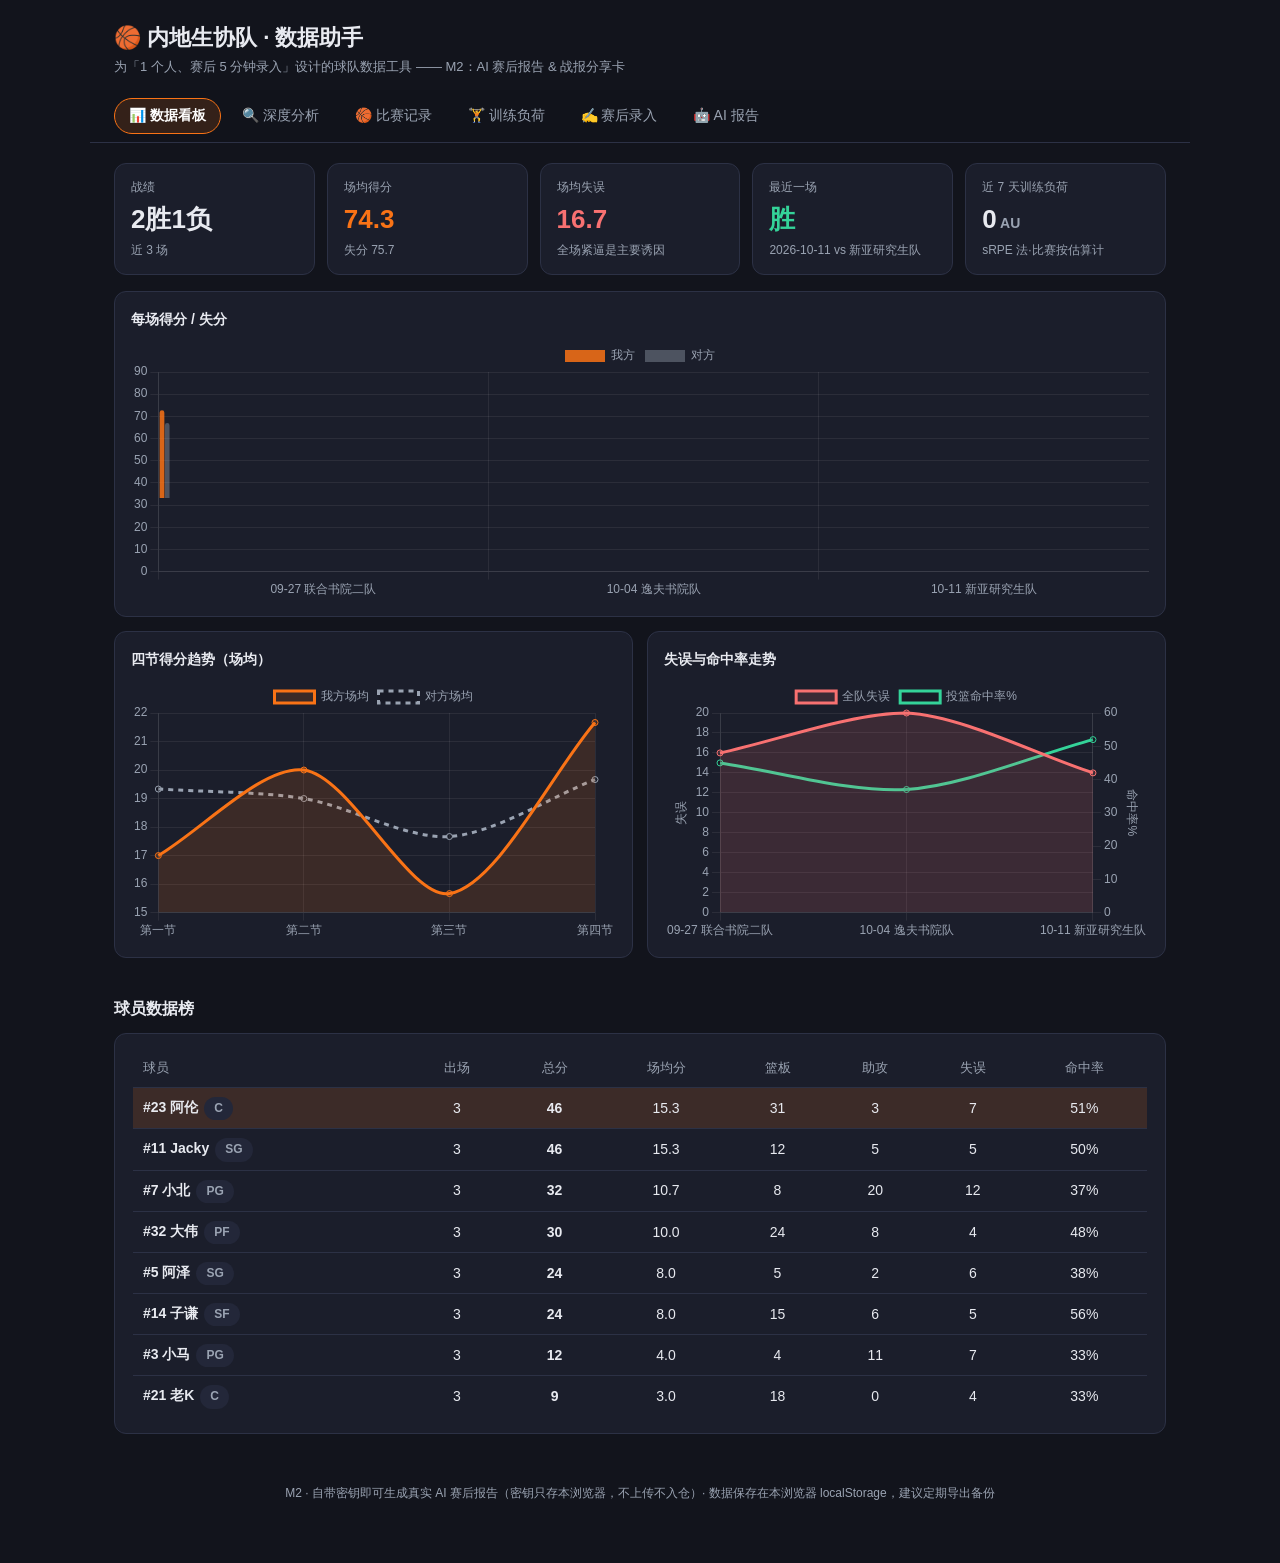
<file: index.html>
<!DOCTYPE html>
<html lang="zh-CN">
<head>
  <meta charset="UTF-8">
  <meta name="viewport" content="width=device-width, initial-scale=1.0">
  <title>篮球队数据助手 · AI 赛后分析</title>
  <link rel="stylesheet" href="css/style.css">
  <link rel="icon" href="data:image/svg+xml,<svg xmlns='http://www.w3.org/2000/svg' viewBox='0 0 100 100'><text y='.9em' font-size='90'>🏀</text></svg>">
</head>
<body>
  <header class="topbar">
    <div class="brand">🏀 内地生协队 · 数据助手</div>
    <div class="tagline">为「1 个人、赛后 5 分钟录入」设计的球队数据工具 —— M2：AI 赛后报告 &amp; 战报分享卡</div>
  </header>

  <nav class="tabs" id="tabs">
    <button class="tab active" data-tab="dashboard">📊 数据看板</button>
    <button class="tab" data-tab="deep">🔍 深度分析</button>
    <button class="tab" data-tab="games">🏀 比赛记录</button>
    <button class="tab" data-tab="training">🏋️ 训练负荷</button>
    <button class="tab" data-tab="entry">✍️ 赛后录入</button>
    <button class="tab" data-tab="report">🤖 AI 报告</button>
  </nav>

  <main id="main">
    <!-- 各 tab 内容由 app.js 渲染 -->
  </main>

  <footer class="footer">
    M2 · 自带密钥即可生成真实 AI 赛后报告（密钥只存本浏览器，不上传不入仓）· 数据保存在本浏览器 localStorage，建议定期导出备份
  </footer>

  <script src="js/chart.umd.js"></script>
  <script src="js/qrcode.js"></script>
  <script src="js/data.js"></script>
  <script src="js/app.js"></script>
</body>
</html>
</file>
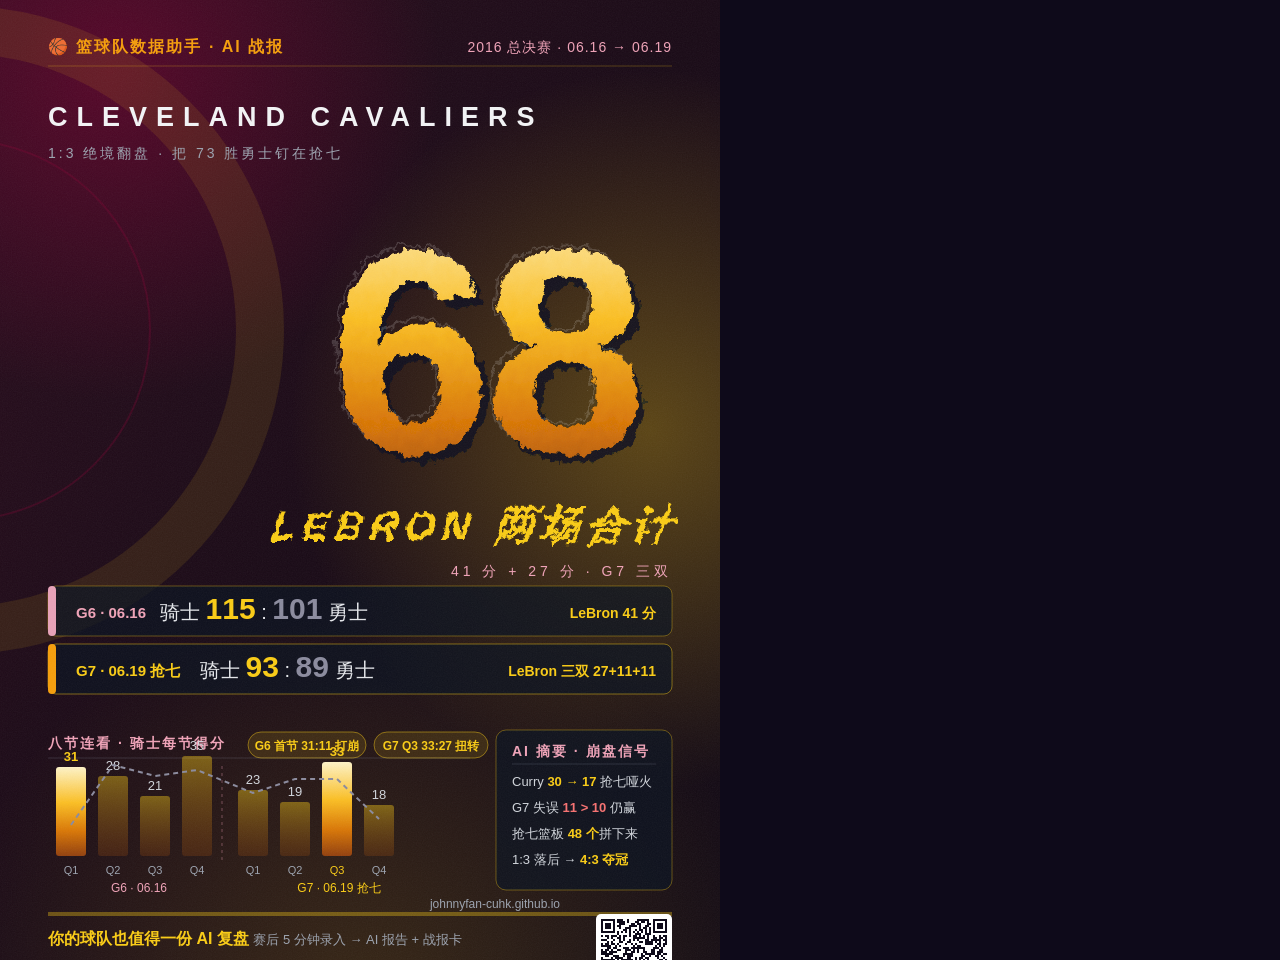
<file: marketing/poster_g67.html>
<!DOCTYPE html>
<html lang="zh">
<head>
<meta charset="UTF-8">
<title>poster · g6g7 v1 (ESPN compare)</title>
<style>html,body{margin:0;padding:0;background:#0e0a1a}svg{display:block}</style>
</head>
<body>
<svg width="720" height="960" viewBox="0 0 720 960" xmlns="http://www.w3.org/2000/svg" font-family="'Microsoft YaHei','Segoe UI',sans-serif">
  <defs>
    <linearGradient id="bg" x1="0" y1="0" x2="1" y2="1">
      <stop offset="0" stop-color="#2c0d1e"/><stop offset=".5" stop-color="#190a16"/><stop offset="1" stop-color="#120a14"/>
    </linearGradient>
    <linearGradient id="gold" x1="0" y1="0" x2="0" y2="1">
      <stop offset="0" stop-color="#fef3c7"/><stop offset=".4" stop-color="#fbbf24"/><stop offset=".72" stop-color="#d97706"/><stop offset="1" stop-color="#92400e"/>
    </linearGradient>
    <linearGradient id="goldDim" x1="0" y1="0" x2="0" y2="1">
      <stop offset="0" stop-color="rgba(250,204,21,.42)"/><stop offset="1" stop-color="rgba(180,83,9,.22)"/>
    </linearGradient>
    <radialGradient id="glowP" cx=".5" cy=".5" r=".5">
      <stop offset="0" stop-color="rgba(142,0,56,.45)"/><stop offset="1" stop-color="rgba(142,0,56,0)"/>
    </radialGradient>
    <radialGradient id="glowG" cx=".5" cy=".5" r=".5">
      <stop offset="0" stop-color="rgba(250,204,21,.30)"/><stop offset="1" stop-color="rgba(250,204,21,0)"/>
    </radialGradient>
    <filter id="brush" x="-15%" y="-15%" width="130%" height="130%">
      <feTurbulence type="fractalNoise" baseFrequency="0.11 0.08" numOctaves="3" seed="9" result="t"/>
      <feDisplacementMap in="SourceGraphic" in2="t" scale="13" xChannelSelector="R" yChannelSelector="G"/>
    </filter>
    <filter id="brushSoft" x="-15%" y="-15%" width="130%" height="130%">
      <feTurbulence type="fractalNoise" baseFrequency="0.14 0.1" numOctaves="2" seed="4" result="t"/>
      <feDisplacementMap in="SourceGraphic" in2="t" scale="9" xChannelSelector="R" yChannelSelector="G"/>
    </filter>
    <filter id="grain">
      <feTurbulence type="fractalNoise" baseFrequency="0.8" numOctaves="2"/>
      <feColorMatrix type="saturate" values="0"/>
    </filter>
  </defs>

  <rect width="720" height="960" fill="url(#bg)"/>
  <circle cx="110" cy="70" r="330" fill="url(#glowP)"/>
  <circle cx="650" cy="430" r="360" fill="url(#glowG)"/>
  <circle cx="360" cy="1010" r="420" fill="url(#glowG)" opacity=".5"/>
  <circle cx="-40" cy="330" r="300" fill="none" stroke="rgba(250,204,21,.10)" stroke-width="48"/>
  <circle cx="-40" cy="330" r="190" fill="none" stroke="rgba(142,0,56,.28)" stroke-width="2"/>

  <text x="48" y="52" font-size="16" font-weight="700" fill="#f59e0b" letter-spacing="2">🏀 篮球队数据助手 · AI 战报</text>
  <text x="672" y="52" font-size="14" fill="#f0a3b8" letter-spacing="1" text-anchor="end">2016 总决赛 · 06.16 → 06.19</text>
  <line x1="48" y1="66" x2="672" y2="66" stroke="rgba(250,204,21,.25)" stroke-width="1"/>

  <text x="48" y="126" font-size="27" fill="#f3f4f6" letter-spacing="9" font-weight="600">CLEVELAND CAVALIERS</text>
  <text x="48" y="158" font-size="14" fill="#9ca3af" letter-spacing="3">1:3 绝境翻盘 · 把 73 胜勇士钉在抢七</text>

  <g filter="url(#brush)">
    <text x="330" y="452" font-size="290" font-weight="900" letter-spacing="-6" fill="rgba(11,18,32,.85)" transform="translate(7 8)">68</text>
    <text x="330" y="452" font-size="290" font-weight="900" letter-spacing="-6" fill="none" stroke="rgba(255,255,255,.16)" stroke-width="2" transform="translate(-4 -4)">68</text>
    <text x="330" y="452" font-size="290" font-weight="900" letter-spacing="-6" fill="url(#gold)">68</text>
  </g>
  <g filter="url(#brushSoft)">
    <text x="270" y="540" font-size="40" font-style="italic" font-weight="900" letter-spacing="6" fill="#facc15" transform="skewX(-8)" transform-origin="270 540">LEBRON 两场合计</text>
  </g>
  <text x="672" y="576" font-size="14" fill="#f0a3b8" letter-spacing="4" text-anchor="end">41 分 + 27 分 · G7 三双</text>

  <!-- 两条比分条 -->
  <g>
    <rect x="48" y="586" width="624" height="50" rx="8" fill="rgba(11,18,32,.72)" stroke="rgba(250,204,21,.35)"/>
    <rect x="48" y="586" width="8" height="50" rx="4" fill="#e8a2b8"/>
    <text x="76" y="618" font-size="15" fill="#f0a3b8" font-weight="700">G6 · 06.16</text>
    <text x="160" y="619" font-size="20" fill="#e5e7eb">骑士 <tspan font-size="30" font-weight="900" fill="#facc15">115</tspan> : <tspan font-size="30" font-weight="900" fill="#8b8b9e">101</tspan> 勇士</text>
    <text x="656" y="618" font-size="14" fill="#facc15" text-anchor="end" font-weight="700">LeBron 41 分</text>
  </g>
  <g>
    <rect x="48" y="644" width="624" height="50" rx="8" fill="rgba(11,18,32,.72)" stroke="rgba(250,204,21,.45)"/>
    <rect x="48" y="644" width="8" height="50" rx="4" fill="#f59e0b"/>
    <text x="76" y="676" font-size="15" fill="#facc15" font-weight="700">G7 · 06.19 抢七</text>
    <text x="200" y="677" font-size="20" fill="#e5e7eb">骑士 <tspan font-size="30" font-weight="900" fill="#facc15">93</tspan> : <tspan font-size="30" font-weight="900" fill="#8b8b9e">89</tspan> 勇士</text>
    <text x="656" y="676" font-size="14" fill="#facc15" text-anchor="end" font-weight="700">LeBron 三双 27+11+11</text>
  </g>

  <!-- 左：8 节走势（G6|G7） -->
  <g>
    <text x="48" y="748" font-size="14" font-weight="700" fill="#f0a3b8" letter-spacing="2">八节连看 · 骑士每节得分</text>
    <rect x="248" y="732" width="118" height="26" rx="13" fill="rgba(250,204,21,.12)" stroke="rgba(250,204,21,.45)"/>
    <text x="307" y="750" font-size="12" font-weight="700" fill="#facc15" text-anchor="middle">G6 首节 31:11 打崩</text>
    <rect x="374" y="732" width="114" height="26" rx="13" fill="rgba(250,204,21,.12)" stroke="rgba(250,204,21,.45)"/>
    <text x="431" y="750" font-size="12" font-weight="700" fill="#facc15" text-anchor="middle">G7 Q3 33:27 扭转</text>
    <line x1="48" y1="758" x2="470" y2="758" stroke="rgba(148,163,184,.2)"/>
    <g>
      <rect x="56"  y="767" width="30" height="89"  rx="3" fill="url(#gold)"/>
      <rect x="98"  y="776" width="30" height="80"  rx="3" fill="url(#goldDim)"/>
      <rect x="140" y="796" width="30" height="60"  rx="3" fill="url(#goldDim)"/>
      <rect x="182" y="756" width="30" height="100" rx="3" fill="url(#goldDim)"/>
      <rect x="238" y="790" width="30" height="66"  rx="3" fill="url(#goldDim)"/>
      <rect x="280" y="802" width="30" height="54"  rx="3" fill="url(#goldDim)"/>
      <rect x="322" y="762" width="30" height="94"  rx="3" fill="url(#gold)"/>
      <rect x="364" y="805" width="30" height="51"  rx="3" fill="url(#goldDim)"/>
    </g>
    <text x="71"  y="761" font-size="13" font-weight="700" fill="#facc15" text-anchor="middle">31</text>
    <text x="113" y="770" font-size="13" fill="#d1d5db" text-anchor="middle">28</text>
    <text x="155" y="790" font-size="13" fill="#d1d5db" text-anchor="middle">21</text>
    <text x="197" y="750" font-size="13" fill="#d1d5db" text-anchor="middle">35</text>
    <text x="253" y="784" font-size="13" fill="#d1d5db" text-anchor="middle">23</text>
    <text x="295" y="796" font-size="13" fill="#d1d5db" text-anchor="middle">19</text>
    <text x="337" y="756" font-size="13" font-weight="700" fill="#facc15" text-anchor="middle">33</text>
    <text x="379" y="799" font-size="13" fill="#d1d5db" text-anchor="middle">18</text>
    <polyline points="71,825 113,765 155,776 197,770 253,793 295,779 337,779 379,819" fill="none" stroke="#8b8b9e" stroke-width="2" stroke-dasharray="5 4"/>
    <line x1="222" y1="766" x2="222" y2="860" stroke="rgba(240,163,184,.4)" stroke-dasharray="3 4"/>
    <text x="71" y="874" font-size="11" fill="#9ca3af" text-anchor="middle">Q1</text>
    <text x="113" y="874" font-size="11" fill="#9ca3af" text-anchor="middle">Q2</text>
    <text x="155" y="874" font-size="11" fill="#9ca3af" text-anchor="middle">Q3</text>
    <text x="197" y="874" font-size="11" fill="#9ca3af" text-anchor="middle">Q4</text>
    <text x="253" y="874" font-size="11" fill="#9ca3af" text-anchor="middle">Q1</text>
    <text x="295" y="874" font-size="11" fill="#9ca3af" text-anchor="middle">Q2</text>
    <text x="337" y="874" font-size="11" fill="#facc15" text-anchor="middle">Q3</text>
    <text x="379" y="874" font-size="11" fill="#9ca3af" text-anchor="middle">Q4</text>
    <text x="139" y="892" font-size="12" fill="#f0a3b8" text-anchor="middle">G6 · 06.16</text>
    <text x="339" y="892" font-size="12" fill="#facc15" text-anchor="middle">G7 · 06.19 抢七</text>
    <text x="71" y="761" font-size="13" fill="none"/>
  </g>

  <!-- 右：崩盘信号侧栏 -->
  <g>
    <rect x="496" y="730" width="176" height="160" rx="10" fill="rgba(11,18,32,.72)" stroke="rgba(250,204,21,.35)"/>
    <text x="512" y="756" font-size="14" font-weight="700" fill="#f0a3b8" letter-spacing="2">AI 摘要 · 崩盘信号</text>
    <line x1="512" y1="764" x2="656" y2="764" stroke="rgba(148,163,184,.2)"/>
    <text x="512" y="786" font-size="13" fill="#d1d5db">Curry <tspan fill="#facc15" font-weight="700">30 → 17</tspan> 抢七哑火</text>
    <text x="512" y="812" font-size="13" fill="#d1d5db">G7 失误 <tspan fill="#f87171" font-weight="700">11 &gt; 10</tspan> 仍赢</text>
    <text x="512" y="838" font-size="13" fill="#d1d5db">抢七篮板 <tspan fill="#facc15" font-weight="700">48 个</tspan>拼下来</text>
    <text x="512" y="864" font-size="13" fill="#d1d5db">1:3 落后 → <tspan fill="#facc15" font-weight="700">4:3 夺冠</tspan></text>
  </g>

  <g>
    <rect x="48" y="912" width="624" height="4" fill="rgba(250,204,21,.35)"/>
    <text x="48" y="944" font-size="16" font-weight="700" fill="#facc15">你的球队也值得一份 AI 复盘 <tspan fill="#9ca3af" font-size="13" font-weight="400">赛后 5 分钟录入 → AI 报告 + 战报卡</tspan></text>
    <text x="560" y="908" font-size="12" fill="#9ca3af" text-anchor="end">johnnyfan-cuhk.github.io</text>
  </g>

  <rect width="720" height="960" filter="url(#grain)" opacity="0.06"/>
</svg>

<script src="../js/qrcode.js"></script>
<script>
  const qr = qrcode(0, 'M');
  qr.addData('https://johnnyfan-cuhk.github.io/basketball-stats-agent/');
  qr.make();
  const n = qr.getModuleCount();
  const s = 2;
  const svg = document.querySelector('svg');
  const g = document.createElementNS('http://www.w3.org/2000/svg', 'g');
  const bg = document.createElementNS('http://www.w3.org/2000/svg', 'rect');
  bg.setAttribute('x', 596); bg.setAttribute('y', 914);
  bg.setAttribute('width', n * s + 10); bg.setAttribute('height', n * s + 10);
  bg.setAttribute('rx', 5); bg.setAttribute('fill', '#ffffff');
  g.appendChild(bg);
  for (let r = 0; r < n; r++) for (let c = 0; c < n; c++) {
    if (!qr.isDark(r, c)) continue;
    const dot = document.createElementNS('http://www.w3.org/2000/svg', 'rect');
    dot.setAttribute('x', 596 + 5 + c * s); dot.setAttribute('y', 914 + 5 + r * s);
    dot.setAttribute('width', s); dot.setAttribute('height', s); dot.setAttribute('fill', '#0e0a1a');
    g.appendChild(dot);
  }
  svg.appendChild(g);
</script>
</body>
</html>
</file>
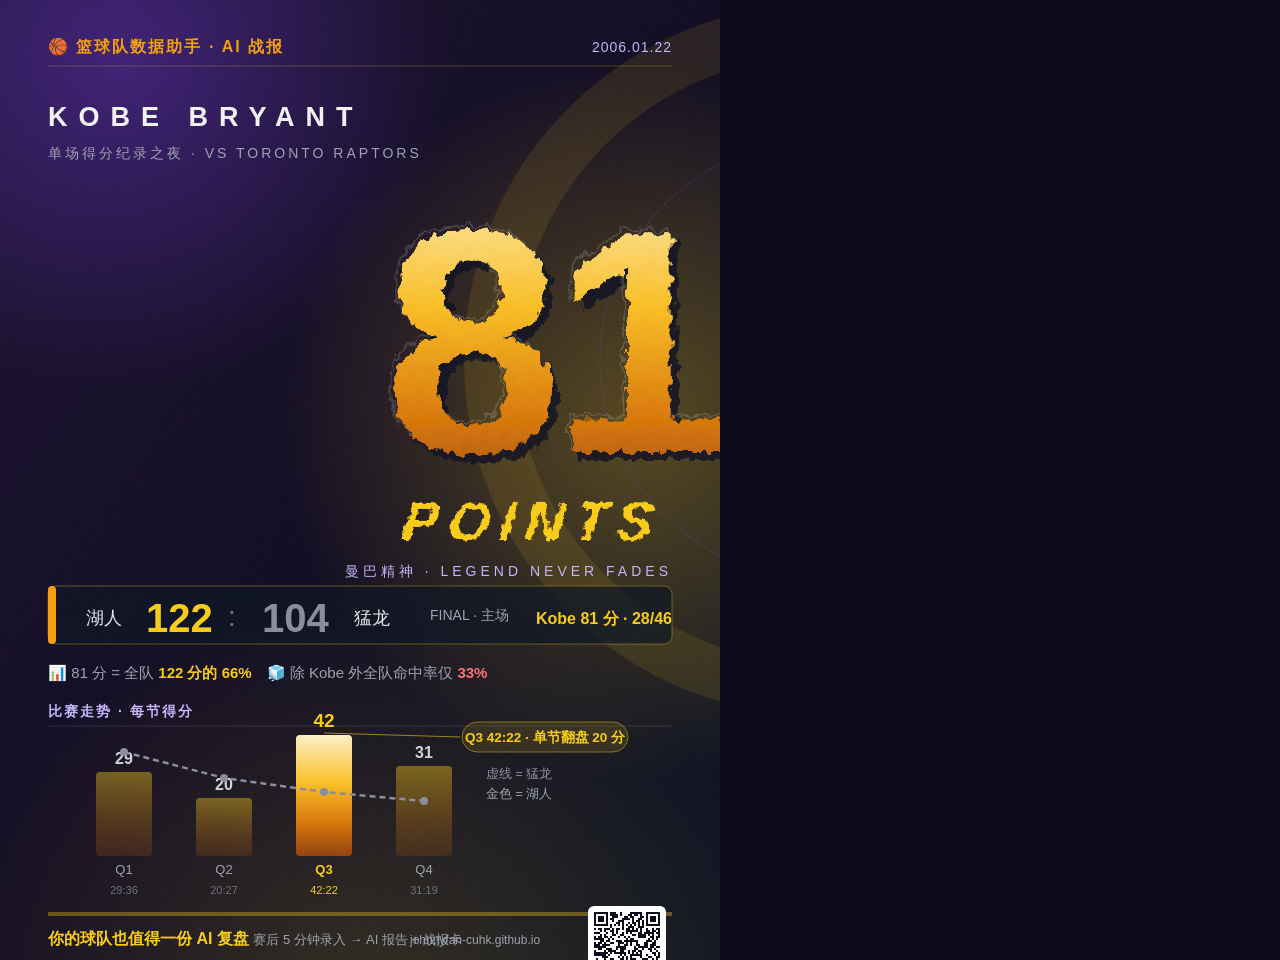
<file: marketing/poster_kobe81.html>
<!DOCTYPE html>
<html lang="zh">
<head>
<meta charset="UTF-8">
<title>poster · kobe81 v2 (ESPN data style)</title>
<style>html,body{margin:0;padding:0;background:#0e0a1a}svg{display:block}</style>
</head>
<body>
<svg width="720" height="960" viewBox="0 0 720 960" xmlns="http://www.w3.org/2000/svg" font-family="'Microsoft YaHei','Segoe UI',sans-serif">
  <defs>
    <linearGradient id="bg" x1="0" y1="0" x2="1" y2="1">
      <stop offset="0" stop-color="#1a1030"/><stop offset=".5" stop-color="#0f0a20"/><stop offset="1" stop-color="#0b1220"/>
    </linearGradient>
    <linearGradient id="gold" x1="0" y1="0" x2="0" y2="1">
      <stop offset="0" stop-color="#fef3c7"/><stop offset=".4" stop-color="#fbbf24"/><stop offset=".72" stop-color="#d97706"/><stop offset="1" stop-color="#92400e"/>
    </linearGradient>
    <linearGradient id="goldDim" x1="0" y1="0" x2="0" y2="1">
      <stop offset="0" stop-color="rgba(250,204,21,.42)"/><stop offset="1" stop-color="rgba(180,83,9,.22)"/>
    </linearGradient>
    <radialGradient id="glowP" cx=".5" cy=".5" r=".5">
      <stop offset="0" stop-color="rgba(124,58,237,.38)"/><stop offset="1" stop-color="rgba(124,58,237,0)"/>
    </radialGradient>
    <radialGradient id="glowG" cx=".5" cy=".5" r=".5">
      <stop offset="0" stop-color="rgba(250,204,21,.30)"/><stop offset="1" stop-color="rgba(250,204,21,0)"/>
    </radialGradient>
    <filter id="brush" x="-15%" y="-15%" width="130%" height="130%">
      <feTurbulence type="fractalNoise" baseFrequency="0.11 0.08" numOctaves="3" seed="11" result="t"/>
      <feDisplacementMap in="SourceGraphic" in2="t" scale="13" xChannelSelector="R" yChannelSelector="G"/>
    </filter>
    <filter id="brushSoft" x="-15%" y="-15%" width="130%" height="130%">
      <feTurbulence type="fractalNoise" baseFrequency="0.14 0.1" numOctaves="2" seed="4" result="t"/>
      <feDisplacementMap in="SourceGraphic" in2="t" scale="9" xChannelSelector="R" yChannelSelector="G"/>
    </filter>
    <filter id="grain">
      <feTurbulence type="fractalNoise" baseFrequency="0.8" numOctaves="2"/>
      <feColorMatrix type="saturate" values="0"/>
    </filter>
  </defs>

  <!-- 底 -->
  <rect width="720" height="960" fill="url(#bg)"/>
  <circle cx="120" cy="60" r="330" fill="url(#glowP)"/>
  <circle cx="640" cy="420" r="360" fill="url(#glowG)"/>
  <circle cx="360" cy="1010" r="420" fill="url(#glowG)" opacity=".5"/>
  <!-- 球场弧线（三点线意象） -->
  <circle cx="820" cy="360" r="330" fill="none" stroke="rgba(250,204,21,.10)" stroke-width="52"/>
  <circle cx="820" cy="360" r="220" fill="none" stroke="rgba(124,58,237,.12)" stroke-width="2"/>

  <!-- 页眉 -->
  <text x="48" y="52" font-size="16" font-weight="700" fill="#f59e0b" letter-spacing="2">🏀 篮球队数据助手 · AI 战报</text>
  <text x="672" y="52" font-size="14" fill="#c4b5fd" letter-spacing="1" text-anchor="end">2006.01.22</text>
  <line x1="48" y1="66" x2="672" y2="66" stroke="rgba(250,204,21,.25)" stroke-width="1"/>

  <!-- 球员名 -->
  <text x="48" y="126" font-size="27" fill="#f3f4f6" letter-spacing="11" font-weight="600">KOBE BRYANT</text>
  <text x="48" y="158" font-size="14" fill="#9ca3af" letter-spacing="3">单场得分纪录之夜 · VS TORONTO RAPTORS</text>

  <!-- 巨型 81（笔刷 + 出血裁切 + 多层） -->
  <g filter="url(#brush)">
    <text x="384" y="452" font-size="318" font-weight="900" letter-spacing="-8" fill="rgba(11,18,32,.85)" transform="translate(7 8)">81</text>
    <text x="384" y="452" font-size="318" font-weight="900" letter-spacing="-8" fill="none" stroke="rgba(255,255,255,.16)" stroke-width="2" transform="translate(-4 -4)">81</text>
    <text x="384" y="452" font-size="318" font-weight="900" letter-spacing="-8" fill="url(#gold)">81</text>
  </g>
  <g filter="url(#brushSoft)">
    <text x="400" y="540" font-size="54" font-style="italic" font-weight="900" letter-spacing="10" fill="#facc15" transform="skewX(-8)" transform-origin="400 540">POINTS</text>
  </g>
  <text x="672" y="576" font-size="14" fill="#c4b5fd" letter-spacing="4" text-anchor="end">曼巴精神 · LEGEND NEVER FADES</text>

  <!-- 比分条（转播 lower-third） -->
  <g>
    <rect x="48" y="586" width="624" height="58" rx="8" fill="rgba(11,18,32,.72)" stroke="rgba(250,204,21,.35)"/>
    <rect x="48" y="586" width="8" height="58" rx="4" fill="#f59e0b"/>
    <text x="86" y="624" font-size="18" fill="#e5e7eb">湖人</text>
    <text x="146" y="632" font-size="40" font-weight="900" fill="#facc15">122</text>
    <text x="228" y="626" font-size="28" fill="#6b7280">:</text>
    <text x="262" y="632" font-size="40" font-weight="900" fill="#8b8b9e">104</text>
    <text x="354" y="624" font-size="18" fill="#e5e7eb">猛龙</text>
    <text x="430" y="620" font-size="14" fill="#9ca3af">FINAL · 主场</text>
    <text x="672" y="624" font-size="16" fill="#facc15" text-anchor="end" font-weight="700">Kobe 81 分 · 28/46</text>
  </g>
  <text x="48" y="678" font-size="15" fill="#9ca3af">📊 81 分 = 全队 <tspan fill="#facc15" font-weight="700">122 分的 66%</tspan>　🧊 除 Kobe 外全队命中率仅 <tspan fill="#f87171" font-weight="700">33%</tspan></text>

  <!-- 分节趋势图（ESPN 风数据模块） -->
  <g>
    <text x="48" y="716" font-size="14" font-weight="700" fill="#c4b5fd" letter-spacing="2">比赛走势 · 每节得分</text>
    <line x1="48" y1="726" x2="672" y2="726" stroke="rgba(148,163,184,.2)"/>
    <g>
      <rect x="96"  y="772" width="56" height="84"  rx="4" fill="url(#goldDim)"/>
      <rect x="196" y="798" width="56" height="58"  rx="4" fill="url(#goldDim)"/>
      <rect x="296" y="735" width="56" height="121" rx="4" fill="url(#gold)"/>
      <rect x="396" y="766" width="56" height="90"  rx="4" fill="url(#goldDim)"/>
    </g>
    <text x="124" y="764" font-size="16" font-weight="700" fill="#d1d5db" text-anchor="middle">29</text>
    <text x="224" y="790" font-size="16" font-weight="700" fill="#d1d5db" text-anchor="middle">20</text>
    <text x="324" y="727" font-size="19" font-weight="900" fill="#facc15" text-anchor="middle">42</text>
    <text x="424" y="758" font-size="16" font-weight="700" fill="#d1d5db" text-anchor="middle">31</text>
    <polyline points="124,752 224,778 324,792 424,801" fill="none" stroke="#8b8b9e" stroke-width="2.5" stroke-dasharray="6 4"/>
    <circle cx="124" cy="752" r="4" fill="#8b8b9e"/><circle cx="224" cy="778" r="4" fill="#8b8b9e"/>
    <circle cx="324" cy="792" r="4" fill="#8b8b9e"/><circle cx="424" cy="801" r="4" fill="#8b8b9e"/>
    <text x="124" y="874" font-size="13" fill="#9ca3af" text-anchor="middle">Q1</text>
    <text x="224" y="874" font-size="13" fill="#9ca3af" text-anchor="middle">Q2</text>
    <text x="324" y="874" font-size="13" font-weight="700" fill="#facc15" text-anchor="middle">Q3</text>
    <text x="424" y="874" font-size="13" fill="#9ca3af" text-anchor="middle">Q4</text>
    <text x="124" y="894" font-size="11" fill="#6b7280" text-anchor="middle">29:36</text>
    <text x="224" y="894" font-size="11" fill="#6b7280" text-anchor="middle">20:27</text>
    <text x="324" y="894" font-size="11" fill="#facc15" text-anchor="middle">42:22</text>
    <text x="424" y="894" font-size="11" fill="#6b7280" text-anchor="middle">31:19</text>
    <rect x="462" y="722" width="166" height="30" rx="15" fill="rgba(250,204,21,.12)" stroke="rgba(250,204,21,.45)"/>
    <text x="545" y="742" font-size="13.5" font-weight="700" fill="#facc15" text-anchor="middle">Q3 42:22 · 单节翻盘 20 分</text>
    <line x1="324" y1="733" x2="460" y2="737" stroke="rgba(250,204,21,.6)"/>
    <text x="486" y="778" font-size="12.5" fill="#8b8b9e">虚线 = 猛龙</text>
    <text x="486" y="798" font-size="12.5" fill="#9ca3af">金色 = 湖人</text>
  </g>

  <!-- 底栏：CTA + QR -->
  <g>
    <rect x="48" y="912" width="624" height="4" fill="rgba(250,204,21,.35)"/>
    <text x="48" y="944" font-size="16" font-weight="700" fill="#facc15">你的球队也值得一份 AI 复盘 <tspan fill="#9ca3af" font-size="13" font-weight="400">赛后 5 分钟录入 → AI 报告 + 战报卡</tspan></text>
    <text x="410" y="944" font-size="12" fill="#9ca3af">johnnyfan-cuhk.github.io</text>
  </g>

  <!-- 颗粒 -->
  <rect width="720" height="960" filter="url(#grain)" opacity="0.06"/>
</svg>

<script src="../js/qrcode.js"></script>
<script>
  // 底栏右侧二维码（动态插入，避开文字）
  const qr = qrcode(0, 'M');
  qr.addData('https://johnnyfan-cuhk.github.io/basketball-stats-agent/');
  qr.make();
  const n = qr.getModuleCount();
  const s = 2;
  const size = n * s;
  const svg = document.querySelector('svg');
  const g = document.createElementNS('http://www.w3.org/2000/svg', 'g');
  const bg = document.createElementNS('http://www.w3.org/2000/svg', 'rect');
  bg.setAttribute('x', 588); bg.setAttribute('y', 906);
  bg.setAttribute('width', size + 12); bg.setAttribute('height', size + 12);
  bg.setAttribute('rx', 6); bg.setAttribute('fill', '#ffffff');
  g.appendChild(bg);
  for (let r = 0; r < n; r++) for (let c = 0; c < n; c++) {
    if (!qr.isDark(r, c)) continue;
    const dot = document.createElementNS('http://www.w3.org/2000/svg', 'rect');
    dot.setAttribute('x', 588 + 6 + c * s); dot.setAttribute('y', 906 + 6 + r * s);
    dot.setAttribute('width', s); dot.setAttribute('height', s); dot.setAttribute('fill', '#0e0a1a');
    g.appendChild(dot);
  }
  svg.appendChild(g);
</script>
</body>
</html>
</file>
<file: css/style.css>
/* ============================================================
 * style.css · 暗色篮球主题
 * 配色：深色底 + 篮球橙点缀。变量集中在 :root 方便改主题。
 * ============================================================ */

:root {
  --bg: #12141c;            /* 页面底色 */
  --bg-card: #1b1e2b;       /* 卡片底色 */
  --bg-input: #232739;      /* 输入框底色 */
  --border: #2c3145;        /* 边框 */
  --text: #e8eaf0;          /* 主文字 */
  --text-dim: #9aa3b2;      /* 次要文字 */
  --accent: #f97316;        /* 篮球橙 */
  --accent-soft: rgba(249, 115, 22, 0.15);
  --win: #34d399;           /* 胜 */
  --loss: #f87171;          /* 负 */
  --radius: 12px;
}

* { box-sizing: border-box; margin: 0; padding: 0; }

body {
  background: var(--bg);
  color: var(--text);
  font-family: -apple-system, "PingFang SC", "Microsoft YaHei", "Segoe UI", sans-serif;
  line-height: 1.6;
  padding-bottom: 60px;
}

/* ---------- 顶栏 ---------- */
.topbar {
  padding: 20px 24px 12px;
  max-width: 1100px;
  margin: 0 auto;
}
.brand { font-size: 22px; font-weight: 700; }
.tagline { color: var(--text-dim); font-size: 13px; margin-top: 2px; }

/* ---------- Tab 导航（吸顶） ---------- */
.tabs {
  position: sticky;
  top: 0;
  z-index: 10;
  display: flex;
  gap: 6px;
  max-width: 1100px;
  margin: 0 auto;
  padding: 8px 24px;
  background: rgba(18, 20, 28, 0.92);
  backdrop-filter: blur(8px);
  border-bottom: 1px solid var(--border);
  overflow-x: auto;
}
.tab {
  flex-shrink: 0;
  background: none;
  border: 1px solid transparent;
  color: var(--text-dim);
  font-size: 14px;
  padding: 8px 14px;
  border-radius: 999px;
  cursor: pointer;
  transition: all 0.15s;
}
.tab:hover { color: var(--text); background: var(--bg-card); }
.tab.active {
  color: #fff;
  background: var(--accent-soft);
  border-color: var(--accent);
  font-weight: 600;
}

/* ---------- 主区域布局 ---------- */
main {
  max-width: 1100px;
  margin: 0 auto;
  padding: 20px 24px;
}
.section-title {
  font-size: 16px;
  font-weight: 700;
  margin: 24px 0 12px;
}
.section-title:first-child { margin-top: 0; }
.hint { color: var(--text-dim); font-size: 13px; margin-bottom: 12px; }

/* ---------- 卡片 ---------- */
.card {
  background: var(--bg-card);
  border: 1px solid var(--border);
  border-radius: var(--radius);
  padding: 16px 18px;
  margin-bottom: 14px;
}

/* KPI 卡片行 */
.kpi-row {
  display: grid;
  grid-template-columns: repeat(auto-fit, minmax(150px, 1fr));
  gap: 12px;
  margin-bottom: 16px;
}
.kpi {
  background: var(--bg-card);
  border: 1px solid var(--border);
  border-radius: var(--radius);
  padding: 14px 16px;
}
.kpi .label { color: var(--text-dim); font-size: 12px; }
.kpi .value { font-size: 26px; font-weight: 700; margin-top: 2px; }
.kpi .value.win { color: var(--win); }
.kpi .value.loss { color: var(--loss); }
.kpi .sub { color: var(--text-dim); font-size: 12px; }

/* 图表容器 */
.chart-box {
  background: var(--bg-card);
  border: 1px solid var(--border);
  border-radius: var(--radius);
  padding: 16px;
  margin-bottom: 14px;
}
.chart-box h3 { font-size: 14px; margin-bottom: 10px; color: var(--text); }
.chart-wrap { position: relative; height: 260px; }
.chart-grid { display: grid; grid-template-columns: 1fr 1fr; gap: 14px; }
@media (max-width: 760px) { .chart-grid { grid-template-columns: 1fr; } }

/* ---------- 表格 ---------- */
.table-wrap { overflow-x: auto; }
table {
  width: 100%;
  border-collapse: collapse;
  font-size: 14px;
}
th, td {
  padding: 8px 10px;
  text-align: center;
  border-bottom: 1px solid var(--border);
  white-space: nowrap;
}
th { color: var(--text-dim); font-weight: 500; font-size: 13px; }
tr:last-child td { border-bottom: none; }
td.name { text-align: left; font-weight: 600; }
tr.highlight td { background: var(--accent-soft); }

/* 徽章 */
.badge {
  display: inline-block;
  padding: 2px 10px;
  border-radius: 999px;
  font-size: 12px;
  font-weight: 700;
}
.badge.win  { color: var(--win);  background: rgba(52, 211, 153, 0.12); }
.badge.loss { color: var(--loss); background: rgba(248, 113, 113, 0.12); }
.badge.gray { color: var(--text-dim); background: var(--bg-input); }
.badge.accent { color: var(--accent); background: var(--accent-soft); }

/* ---------- 比赛卡片 ---------- */
.game-card { cursor: pointer; }
.game-head {
  display: flex;
  align-items: center;
  gap: 14px;
  flex-wrap: wrap;
}
.game-head .date { color: var(--text-dim); font-size: 13px; min-width: 86px; }
.game-head .opponent { font-weight: 700; font-size: 16px; }
.game-head .score { font-size: 20px; font-weight: 800; margin-left: auto; }
.game-head .score.us { color: var(--accent); }
.game-quarters { color: var(--text-dim); font-size: 13px; margin-top: 6px; }
.game-review {
  margin-top: 10px;
  padding: 10px 12px;
  background: var(--bg-input);
  border-radius: 8px;
  font-size: 13px;
  color: var(--text-dim);
}
.game-detail { margin-top: 12px; display: none; }
.game-card.open .game-detail { display: block; }
.game-card .chevron { color: var(--text-dim); transition: transform 0.2s; }
.game-card.open .chevron { transform: rotate(180deg); }

/* ---------- 训练负荷 ---------- */
.load-bar-row { display: flex; align-items: center; gap: 10px; margin-bottom: 8px; font-size: 13px; }
.load-bar-row .who { min-width: 150px; color: var(--text); }
.load-bar-row .bar {
  flex: 1;
  height: 14px;
  background: var(--bg-input);
  border-radius: 999px;
  overflow: hidden;
}
.load-bar-row .bar > div {
  height: 100%;
  background: linear-gradient(90deg, var(--accent), #fbbf24);
  border-radius: 999px;
}
.load-bar-row .au { min-width: 70px; text-align: right; color: var(--text-dim); }

/* ---------- 表单 ---------- */
.form-grid {
  display: grid;
  grid-template-columns: repeat(auto-fit, minmax(160px, 1fr));
  gap: 12px;
  margin-bottom: 14px;
}
.field label {
  display: block;
  font-size: 12px;
  color: var(--text-dim);
  margin-bottom: 4px;
}
.field input, .field select, .field textarea {
  width: 100%;
  background: var(--bg-input);
  border: 1px solid var(--border);
  border-radius: 8px;
  color: var(--text);
  font-size: 14px;
  padding: 8px 10px;
  font-family: inherit;
}
.field input:focus, .field select:focus, .field textarea:focus {
  outline: none;
  border-color: var(--accent);
}
.field textarea { resize: vertical; min-height: 70px; }

/* 球员统计录入矩阵 */
.stats-matrix { width: 100%; }
.stats-matrix th { font-size: 12px; padding: 6px 4px; }
.stats-matrix td { padding: 4px; }
.stats-matrix input {
  width: 100%;
  min-width: 52px;
  background: var(--bg-input);
  border: 1px solid var(--border);
  border-radius: 6px;
  color: var(--text);
  text-align: center;
  padding: 6px 4px;
  font-size: 14px;
}
.stats-matrix input:focus { outline: none; border-color: var(--accent); }

/* 按钮 */
.btn {
  display: inline-block;
  background: var(--accent);
  color: #fff;
  border: none;
  border-radius: 8px;
  font-size: 14px;
  font-weight: 600;
  padding: 10px 20px;
  cursor: pointer;
  transition: opacity 0.15s;
}
.btn:hover { opacity: 0.85; }
.btn.ghost {
  background: none;
  border: 1px solid var(--border);
  color: var(--text-dim);
}
.btn.ghost:hover { color: var(--text); border-color: var(--text-dim); }
.btn.danger { background: none; border: 1px solid rgba(248, 113, 113, 0.5); color: var(--loss); }
.btn-row { display: flex; gap: 10px; flex-wrap: wrap; margin-top: 10px; }

.save-msg { color: var(--win); font-size: 13px; margin-left: 12px; display: none; }

/* ---------- AI 设置与生成状态 ---------- */
details.ai-settings summary {
  cursor: pointer;
  font-size: 14px;
  color: var(--text);
  user-select: none;
}
details.ai-settings[open] summary { color: var(--accent); margin-bottom: 4px; }
.ai-status {
  margin-top: 12px;
  padding: 10px 14px;
  border-radius: 8px;
  font-size: 13px;
}
.ai-status.loading { background: var(--bg-input); color: var(--text-dim); }
.ai-status.ok { background: rgba(52, 211, 153, 0.12); color: var(--win); }
.ai-status.err { background: rgba(248, 113, 113, 0.12); color: var(--loss); }
.spinner {
  display: inline-block;
  width: 14px;
  height: 14px;
  border: 2px solid var(--text-dim);
  border-top-color: var(--accent);
  border-radius: 50%;
  animation: spin 0.8s linear infinite;
  vertical-align: -2px;
  margin-right: 6px;
}
@keyframes spin { to { transform: rotate(360deg); } }

/* ---------- AI 报告 ---------- */
.report-banner {
  background: var(--accent-soft);
  border: 1px dashed var(--accent);
  border-radius: var(--radius);
  padding: 12px 16px;
  font-size: 13px;
  color: var(--text-dim);
  margin-bottom: 16px;
}
.report-banner strong { color: var(--accent); }
.report-title { font-size: 18px; font-weight: 800; margin-bottom: 4px; }
.report-sub { color: var(--text-dim); font-size: 13px; margin-bottom: 14px; }
.mvp-card {
  display: flex;
  align-items: center;
  gap: 16px;
  background: linear-gradient(135deg, var(--accent-soft), transparent);
  border: 1px solid var(--accent);
  border-radius: var(--radius);
  padding: 16px 18px;
  margin-bottom: 14px;
}
.mvp-card .mvp-emoji { font-size: 34px; }
.mvp-card .mvp-name { font-size: 18px; font-weight: 800; }
.mvp-card .mvp-line { color: var(--text-dim); font-size: 13px; }
.insight-list { list-style: none; }
.insight-list li {
  padding: 10px 0 10px 28px;
  position: relative;
  border-bottom: 1px solid var(--border);
  font-size: 14px;
}
.insight-list li:last-child { border-bottom: none; }
.insight-list li::before {
  content: attr(data-icon);
  position: absolute;
  left: 0;
  top: 10px;
}
.insight-list li b { color: var(--accent); }

.footer {
  max-width: 1100px;
  margin: 0 auto;
  padding: 16px 24px 0;
  color: var(--text-dim);
  font-size: 12px;
  text-align: center;
}
</file>
